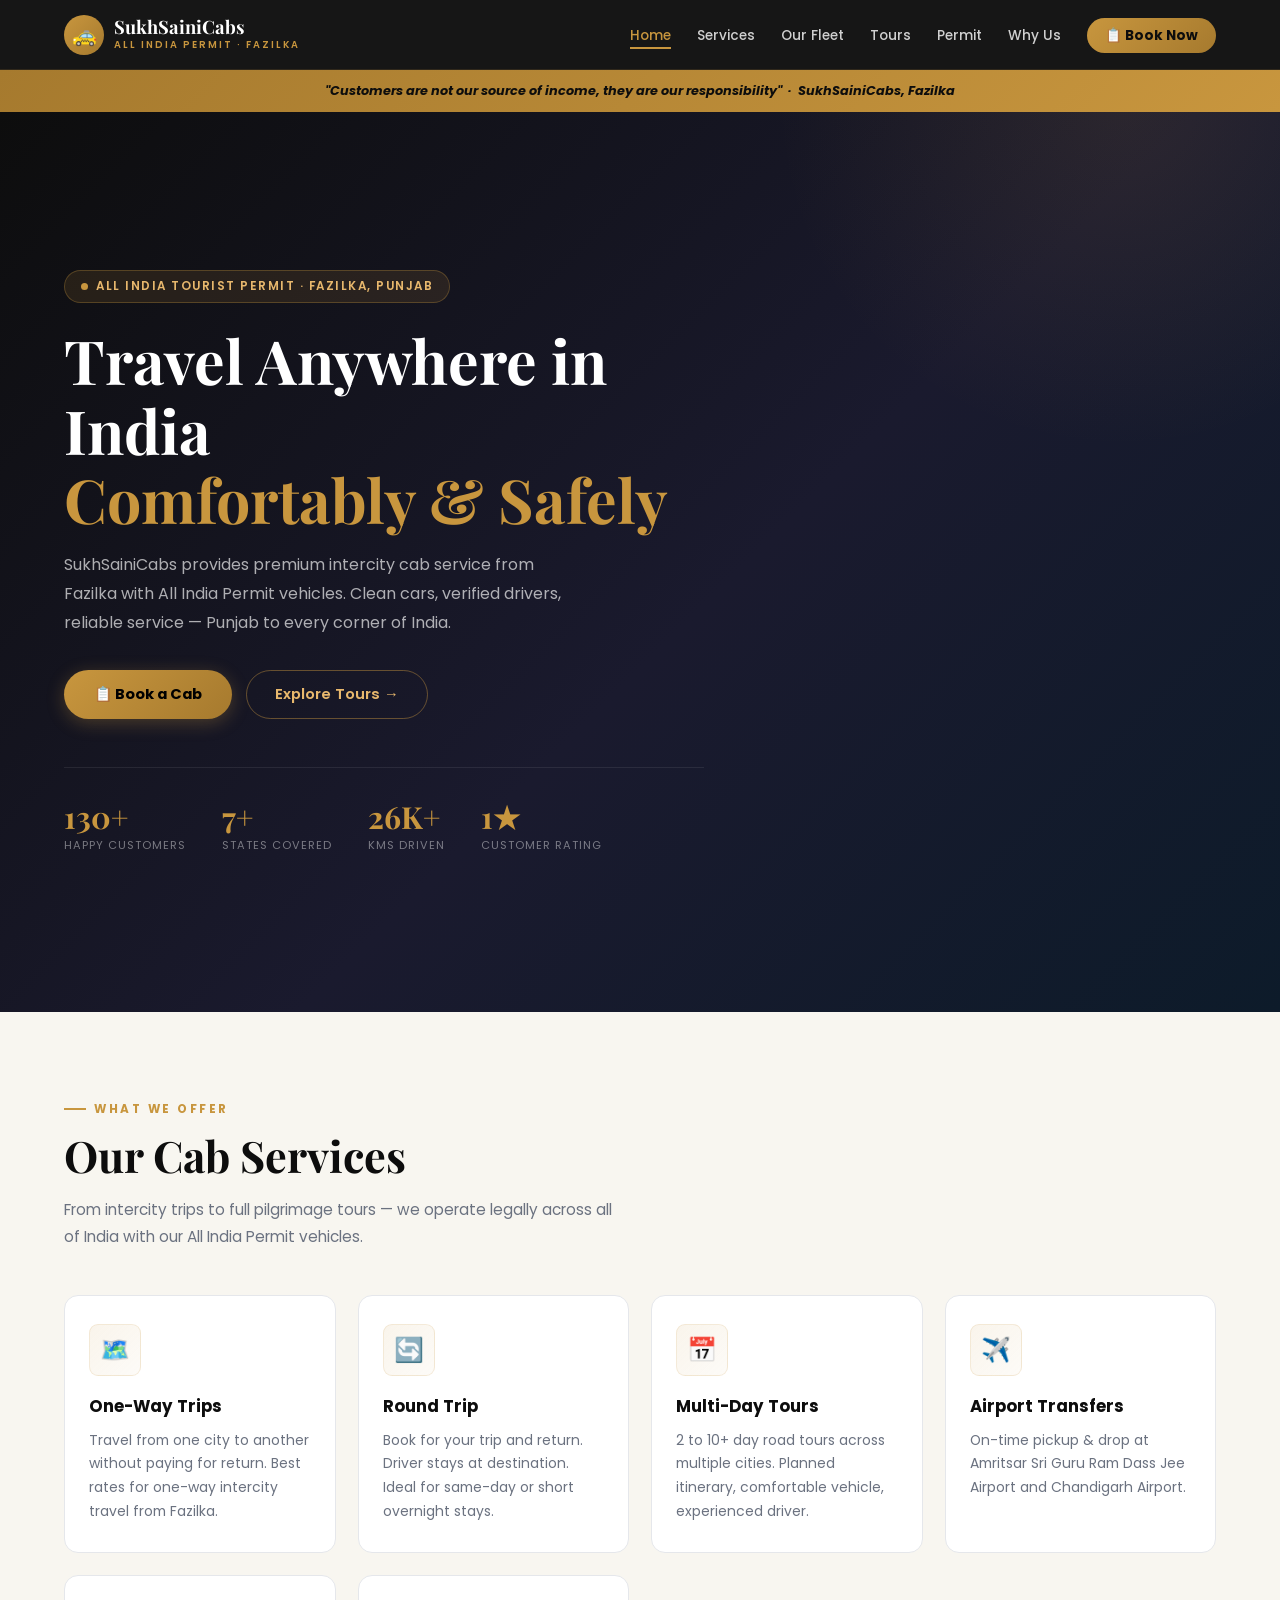
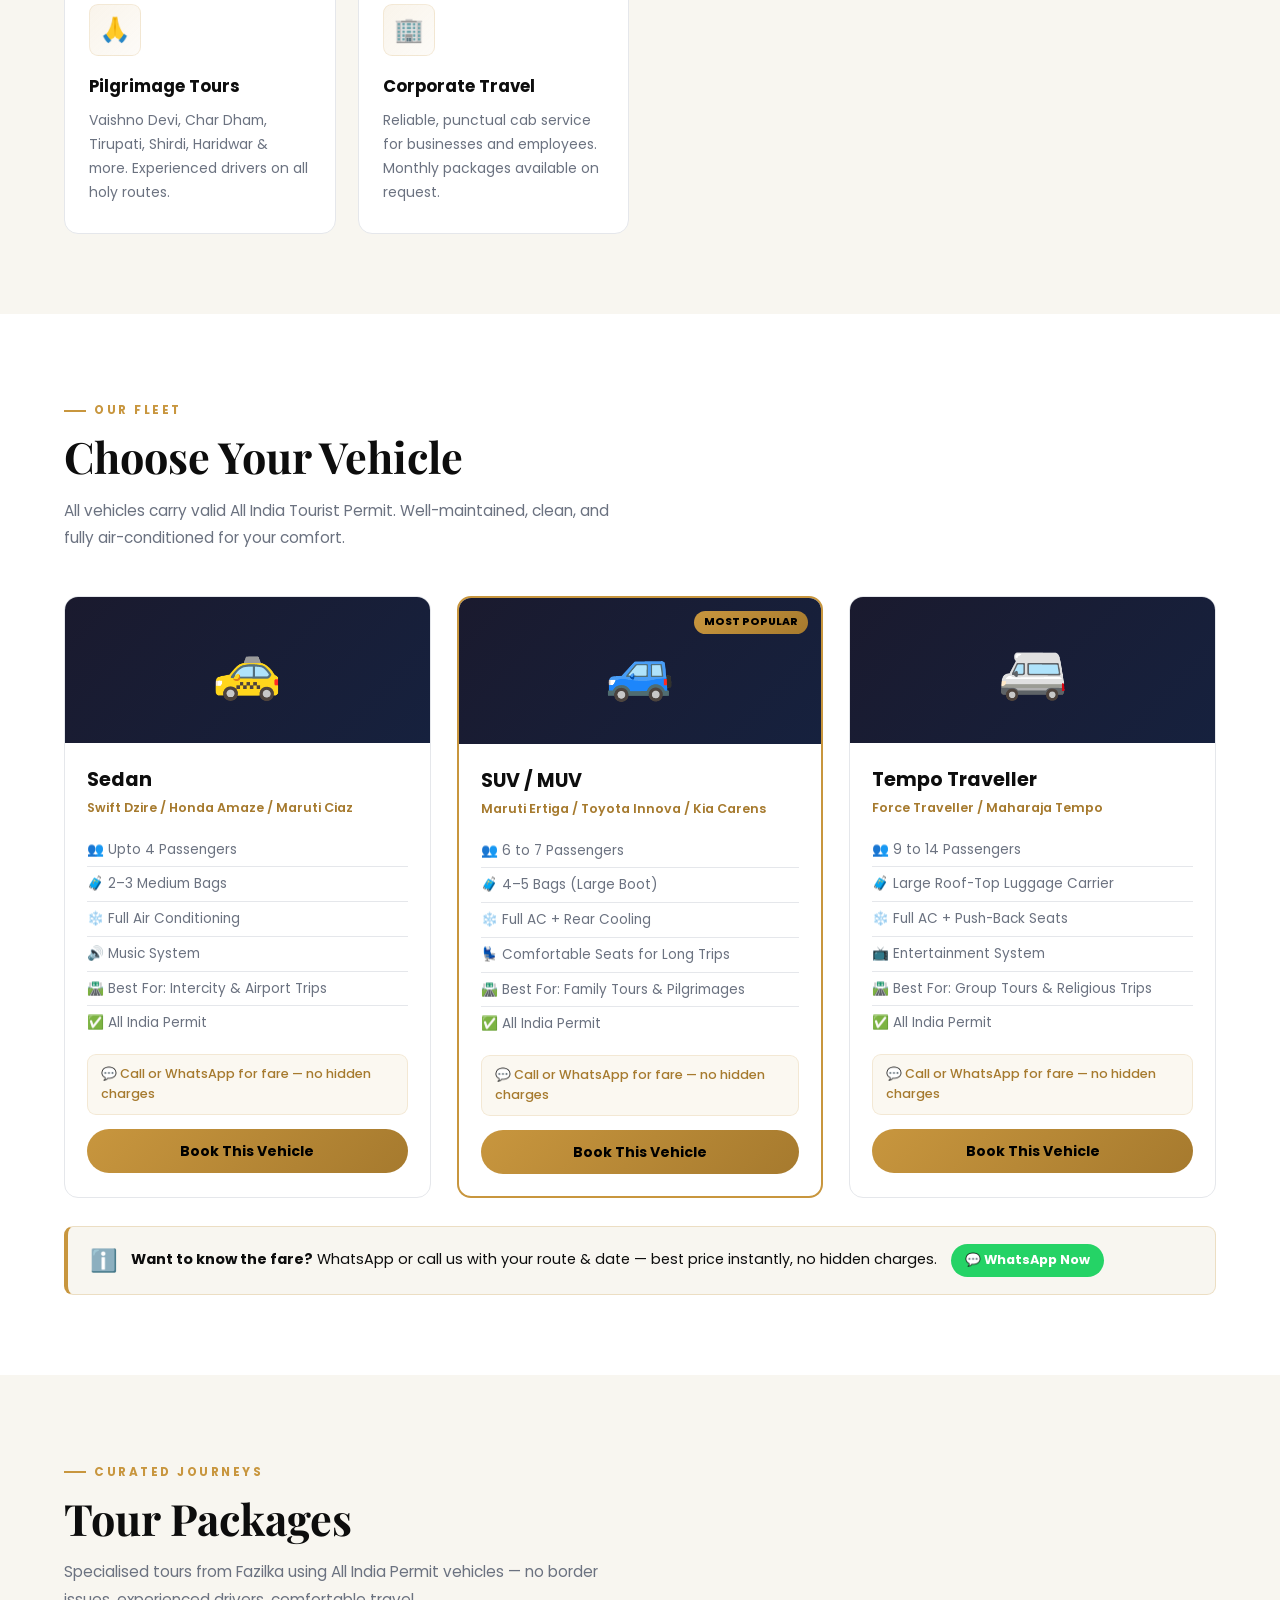
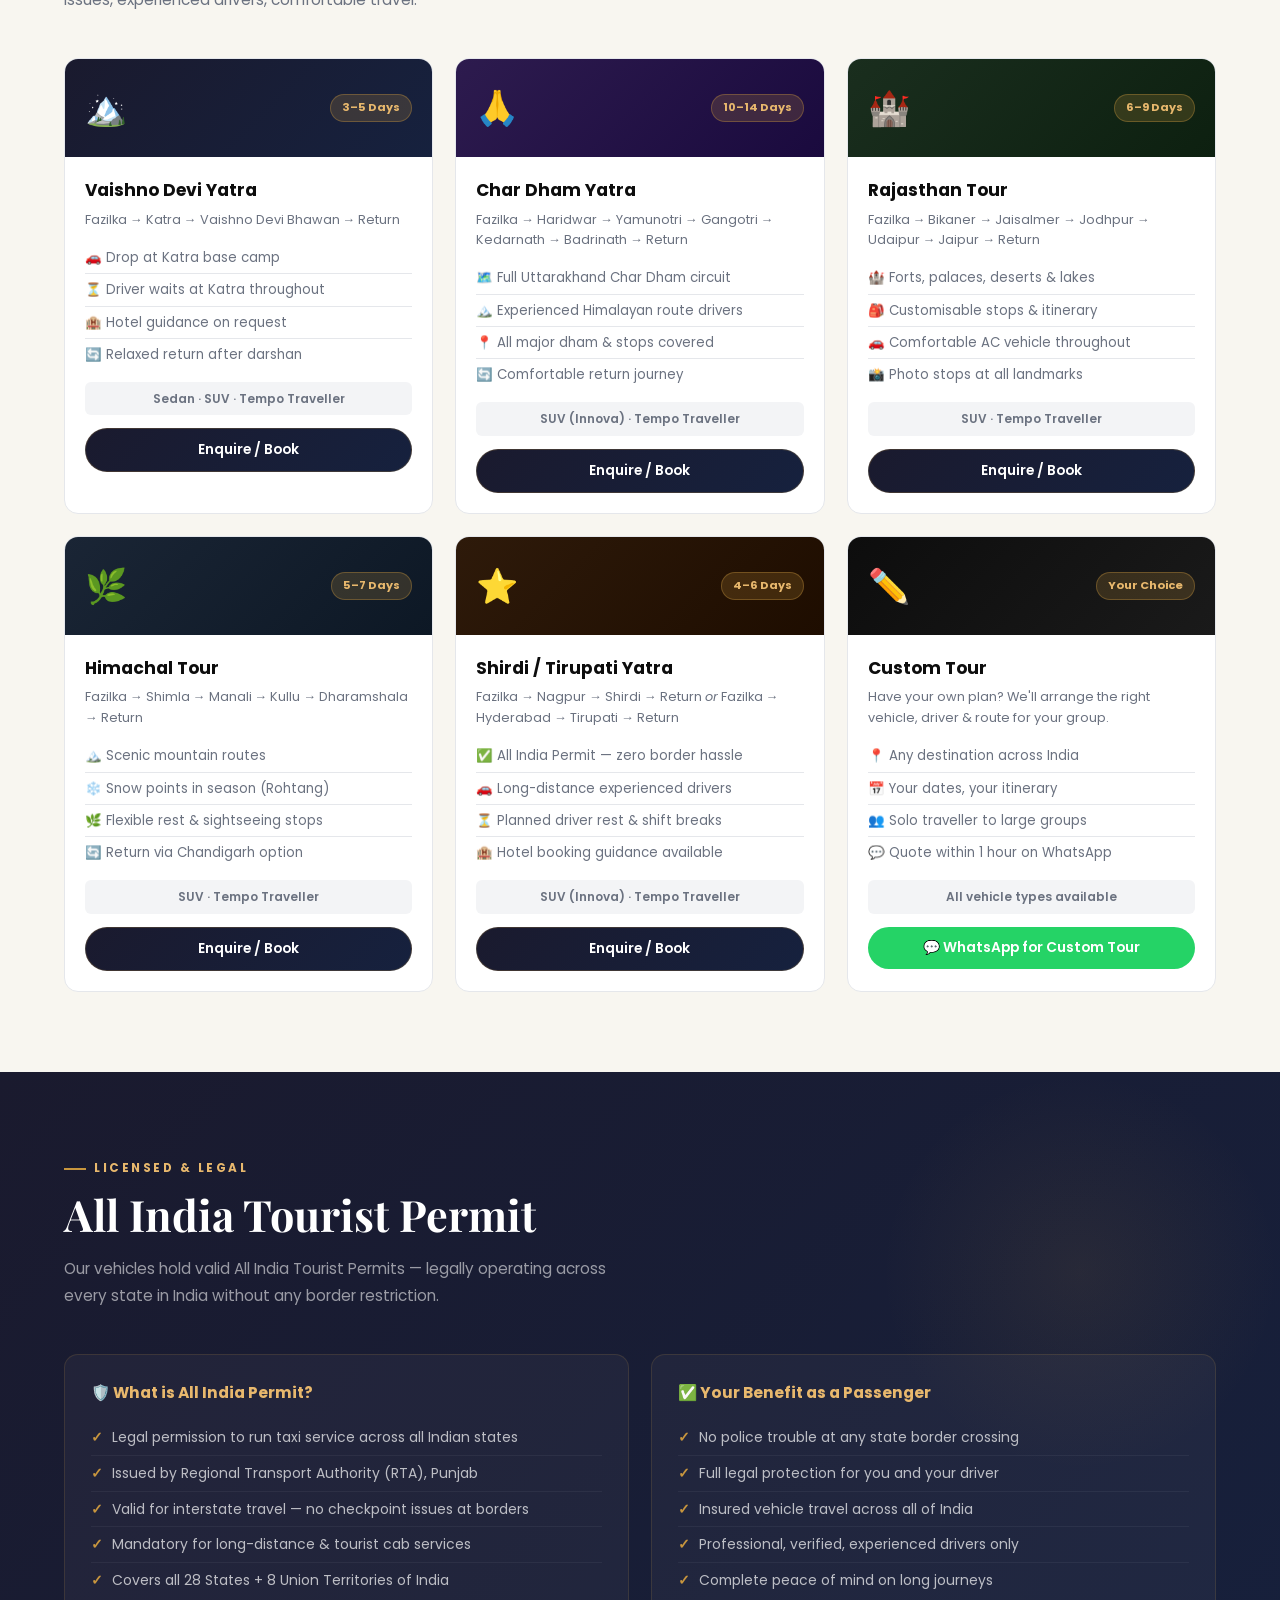
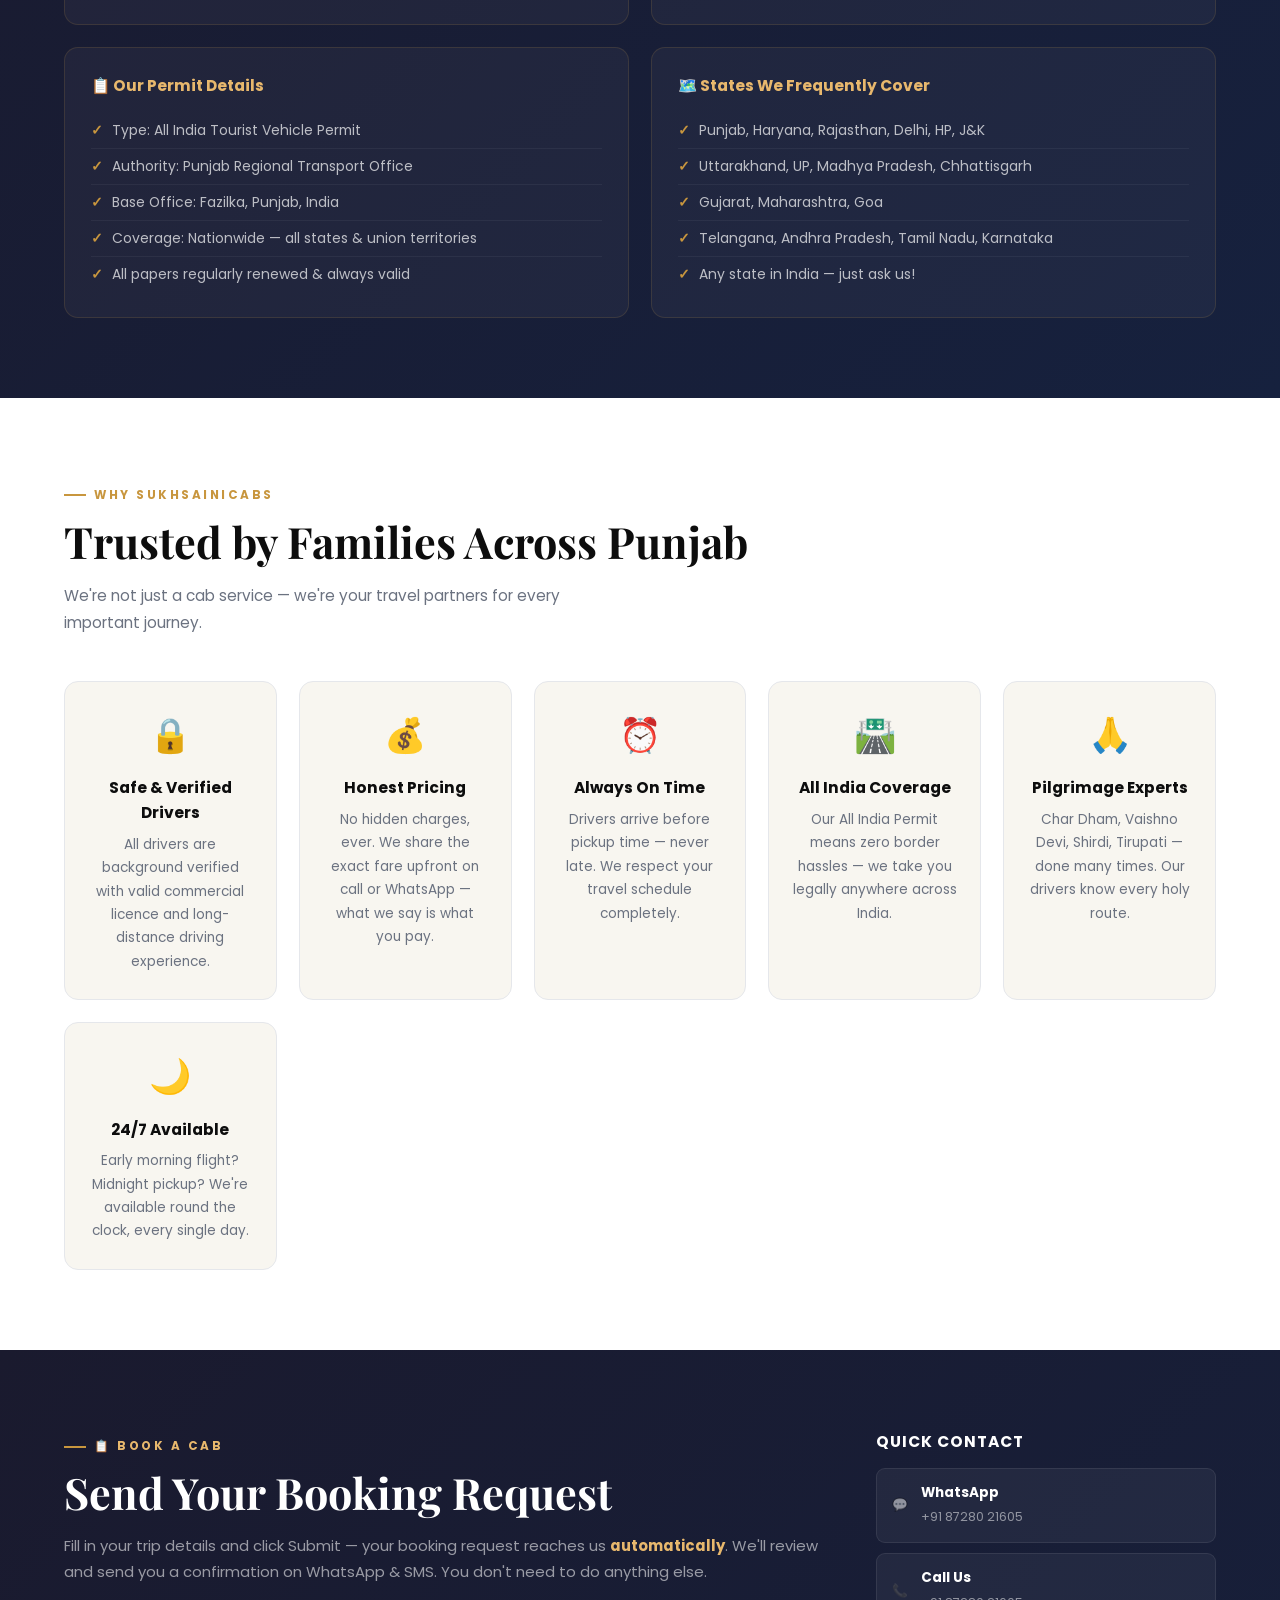
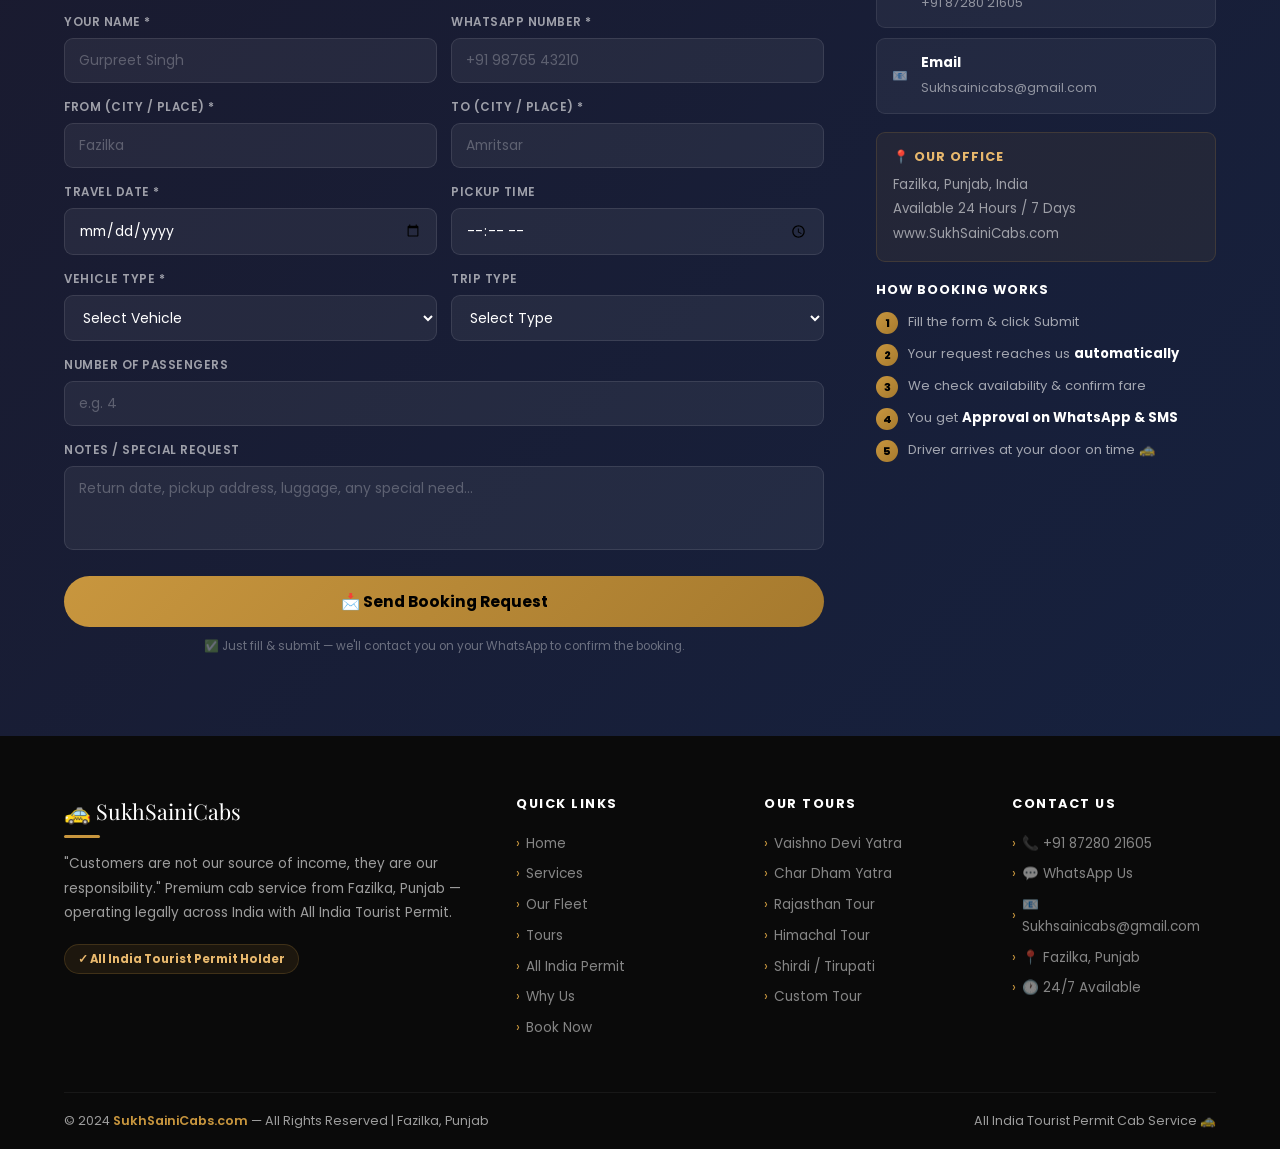
<file: index.html>
<!DOCTYPE html>
<html lang="en">
<head>
  <meta charset="UTF-8"/>
  <meta name="viewport" content="width=device-width, initial-scale=1.0"/>
  <title>SukhSainiCabs.com – All India Permit Cab Service | Fazilka, Punjab</title>
  <meta name="description" content="SukhSainiCabs – Customers are not our source of income, they are our responsibility. Premium cab service from Fazilka, Punjab with All India Tourist Permit."/>
  <link rel="icon" href="data:image/svg+xml,<svg xmlns='http://www.w3.org/2000/svg' viewBox='0 0 100 100'><text y='.9em' font-size='90'>🚕</text></svg>"/>
  <link rel="preconnect" href="https://fonts.googleapis.com"/>
  <link rel="preconnect" href="https://fonts.gstatic.com" crossorigin/>
  <link href="https://fonts.googleapis.com/css2?family=Poppins:wght@300;400;500;600;700;800&family=Playfair+Display:wght@700;800&display=swap" rel="stylesheet"/>
<style>
:root {
  --gold:#C8963E; --gold-light:#E8B86D; --gold-dark:#A67A2E;
  --black:#0D0D0D; --dark:#1A1A2E; --dark-mid:#16213E;
  --white:#FFFFFF; --off-white:#F8F6F0; --gray:#6B7280; --light-gray:#E5E7EB;
  --font-display:'Playfair Display',serif; --font-body:'Poppins',sans-serif;
  --shadow-md:0 8px 32px rgba(0,0,0,0.12); --shadow-lg:0 20px 60px rgba(0,0,0,0.18);
  --radius:14px; --radius-sm:9px;
}
*,*::before,*::after{box-sizing:border-box;margin:0;padding:0;}
html{scroll-behavior:smooth;}
body{font-family:var(--font-body);background:var(--white);color:var(--black);line-height:1.6;overflow-x:hidden;}
a{text-decoration:none;color:inherit;}
ul{list-style:none;}

/* NAVBAR */
.navbar{position:fixed;top:0;left:0;right:0;z-index:1000;background:rgba(13,13,13,0.96);backdrop-filter:blur(14px);padding:0 5%;height:70px;display:flex;align-items:center;justify-content:space-between;border-bottom:1px solid rgba(200,150,62,0.15);transition:height 0.3s,background 0.3s;}
.navbar.scrolled{height:58px;background:rgba(13,13,13,0.99);}
.nav-logo{display:flex;align-items:center;gap:10px;}
.logo-icon{width:40px;height:40px;background:linear-gradient(135deg,var(--gold),var(--gold-dark));border-radius:50%;display:flex;align-items:center;justify-content:center;font-size:20px;}
.brand-name{font-family:var(--font-display);color:#fff;font-size:1.15rem;font-weight:700;display:block;line-height:1.1;}
.brand-tagline{color:var(--gold);font-size:0.6rem;letter-spacing:2px;text-transform:uppercase;font-weight:600;display:block;}
.nav-links{display:flex;align-items:center;gap:26px;}
.nav-links a{color:rgba(255,255,255,0.8);font-size:0.85rem;font-weight:500;transition:color 0.2s;position:relative;}
.nav-links a::after{content:'';position:absolute;bottom:-4px;left:0;width:0;height:2px;background:var(--gold);transition:width 0.3s;}
.nav-links a:hover,.nav-links a.active{color:var(--gold);}
.nav-links a:hover::after,.nav-links a.active::after{width:100%;}
.nav-cta{background:linear-gradient(135deg,var(--gold),var(--gold-dark))!important;color:var(--black)!important;padding:8px 18px!important;border-radius:50px;font-weight:700!important;}
.nav-cta::after{display:none!important;}
.nav-cta:hover{box-shadow:0 4px 16px rgba(200,150,62,0.4);transform:translateY(-1px);}
.hamburger{display:none;flex-direction:column;gap:5px;cursor:pointer;}
.hamburger span{width:24px;height:2px;background:#fff;border-radius:2px;transition:all 0.3s;}
.mobile-menu{display:none;position:fixed;top:70px;left:0;right:0;bottom:0;background:rgba(13,13,13,0.98);z-index:999;flex-direction:column;padding:20px 5%;gap:2px;overflow-y:auto;}
.mobile-menu.open{display:flex;}
.mobile-menu a{color:rgba(255,255,255,0.82);font-size:1.05rem;font-weight:500;padding:14px 0;border-bottom:1px solid rgba(255,255,255,0.07);transition:color 0.2s;}
.mobile-menu a:hover{color:var(--gold);}
.mobile-cta{background:linear-gradient(135deg,var(--gold),var(--gold-dark))!important;color:#000!important;text-align:center;border-radius:50px;padding:14px!important;font-weight:700!important;margin-top:8px;border-bottom:none!important;}

/* TAGLINE BANNER */
.tagline-banner{background:linear-gradient(135deg,var(--gold-dark),var(--gold));padding:11px 5%;text-align:center;margin-top:70px;}
.tagline-banner p{color:var(--black);font-size:0.8rem;font-weight:700;font-style:italic;}

/* HERO */
.hero{min-height:100vh;background:linear-gradient(135deg,#0d0d0d 0%,#1a1a2e 55%,#0d1b2a 100%);display:flex;align-items:center;position:relative;overflow:hidden;padding:60px 5% 60px;}
.hero::before{content:'';position:absolute;top:-40%;right:-15%;width:700px;height:700px;background:radial-gradient(circle,rgba(200,150,62,0.1) 0%,transparent 70%);border-radius:50%;pointer-events:none;}
.hero-content{position:relative;z-index:2;max-width:640px;}
.hero-badge{display:inline-flex;align-items:center;gap:8px;background:rgba(200,150,62,0.12);border:1px solid rgba(200,150,62,0.3);color:var(--gold-light);padding:6px 16px;border-radius:50px;font-size:0.74rem;font-weight:600;letter-spacing:1.5px;text-transform:uppercase;margin-bottom:22px;}
.dot{width:7px;height:7px;background:var(--gold);border-radius:50%;animation:blink 2s infinite;display:inline-block;}
@keyframes blink{0%,100%{opacity:1;transform:scale(1);}50%{opacity:0.4;transform:scale(1.7);}}
.hero h1{font-family:var(--font-display);font-size:clamp(2.2rem,5vw,3.8rem);color:#fff;line-height:1.14;margin-bottom:18px;}
.hero h1 .highlight{color:var(--gold);display:block;}
.hero p{color:rgba(255,255,255,0.66);font-size:1rem;max-width:510px;margin-bottom:32px;line-height:1.8;}
.hero-btns{display:flex;gap:14px;flex-wrap:wrap;}
.btn-primary{display:inline-flex;align-items:center;gap:8px;background:linear-gradient(135deg,var(--gold),var(--gold-dark));color:#000;padding:13px 30px;border-radius:50px;font-weight:700;font-size:0.92rem;transition:all 0.3s;box-shadow:0 4px 18px rgba(200,150,62,0.3);}
.btn-primary:hover{transform:translateY(-3px);box-shadow:0 8px 28px rgba(200,150,62,0.5);}
.btn-secondary{display:inline-flex;align-items:center;gap:8px;border:1.5px solid rgba(200,150,62,0.45);color:var(--gold-light);padding:12px 28px;border-radius:50px;font-weight:600;font-size:0.92rem;transition:all 0.3s;}
.btn-secondary:hover{background:rgba(200,150,62,0.1);border-color:var(--gold);transform:translateY(-2px);}
.hero-stats{display:flex;gap:36px;margin-top:48px;padding-top:34px;border-top:1px solid rgba(255,255,255,0.08);flex-wrap:wrap;}
.stat-number{font-family:var(--font-display);font-size:1.9rem;font-weight:700;color:var(--gold);display:block;line-height:1;}
.stat-label{color:rgba(255,255,255,0.42);font-size:0.7rem;text-transform:uppercase;letter-spacing:1px;margin-top:4px;display:block;}

/* SECTION COMMONS */
section{padding:80px 5%;}
.section-label{display:inline-flex;align-items:center;gap:8px;color:var(--gold);font-size:0.74rem;font-weight:700;letter-spacing:2.5px;text-transform:uppercase;margin-bottom:10px;}
.section-label::before{content:'';width:22px;height:2px;background:var(--gold);}
.section-title{font-family:var(--font-display);font-size:clamp(1.8rem,3.5vw,2.7rem);color:var(--black);line-height:1.22;margin-bottom:14px;}
.section-subtitle{color:var(--gray);font-size:0.96rem;max-width:550px;line-height:1.8;}

/* SERVICES */
.services{background:var(--off-white);}
.services-grid{display:grid;grid-template-columns:repeat(auto-fit,minmax(250px,1fr));gap:22px;margin-top:44px;}
.service-card{background:#fff;border-radius:var(--radius);padding:28px 24px;border:1px solid var(--light-gray);transition:all 0.32s;position:relative;overflow:hidden;}
.service-card::before{content:'';position:absolute;top:0;left:0;right:0;height:3px;background:linear-gradient(90deg,var(--gold),var(--gold-light));transform:scaleX(0);transform-origin:left;transition:transform 0.32s;}
.service-card:hover{transform:translateY(-6px);box-shadow:var(--shadow-lg);border-color:transparent;}
.service-card:hover::before{transform:scaleX(1);}
.service-icon{width:52px;height:52px;background:linear-gradient(135deg,rgba(200,150,62,0.1),rgba(200,150,62,0.04));border-radius:var(--radius-sm);display:flex;align-items:center;justify-content:center;font-size:24px;margin-bottom:18px;border:1px solid rgba(200,150,62,0.16);}
.service-card h3{font-size:1.04rem;font-weight:700;margin-bottom:8px;}
.service-card p{color:var(--gray);font-size:0.87rem;line-height:1.72;}

/* VEHICLES */
.vehicles-section{background:#fff;}
.fleet-grid{display:grid;grid-template-columns:repeat(auto-fit,minmax(275px,1fr));gap:26px;margin-top:44px;}
.fleet-card{background:#fff;border-radius:var(--radius);border:1px solid var(--light-gray);overflow:hidden;transition:all 0.32s;position:relative;}
.fleet-card:hover{transform:translateY(-6px);box-shadow:var(--shadow-lg);border-color:rgba(200,150,62,0.22);}
.fleet-card.featured{border:2px solid var(--gold);}
.fleet-badge-top{position:absolute;top:13px;right:13px;background:linear-gradient(135deg,var(--gold),var(--gold-dark));color:#000;font-size:0.66rem;font-weight:800;padding:3px 10px;border-radius:50px;text-transform:uppercase;}
.fleet-icon-wrap{background:linear-gradient(135deg,var(--dark),var(--dark-mid));padding:28px;text-align:center;}
.fleet-icon{font-size:56px;}
.fleet-body{padding:22px;}
.fleet-body h3{font-size:1.2rem;font-weight:700;margin-bottom:3px;}
.fleet-models{color:var(--gold-dark);font-size:0.79rem;font-weight:600;margin-bottom:14px;}
.fleet-features{margin-bottom:14px;}
.fleet-features li{color:var(--gray);font-size:0.85rem;padding:6px 0;border-bottom:1px solid var(--light-gray);display:flex;align-items:center;gap:8px;}
.fleet-features li:last-child{border-bottom:none;}
.fleet-note{background:rgba(200,150,62,0.07);border:1px solid rgba(200,150,62,0.16);border-radius:var(--radius-sm);padding:9px 13px;color:var(--gold-dark);font-size:0.79rem;font-weight:500;margin-bottom:14px;}
.fleet-book-btn{display:block;text-align:center;background:linear-gradient(135deg,var(--gold),var(--gold-dark));color:#000;padding:11px;border-radius:50px;font-weight:700;font-size:0.88rem;transition:all 0.28s;}
.fleet-book-btn:hover{transform:translateY(-2px);box-shadow:0 6px 18px rgba(200,150,62,0.38);}
.rates-note{margin-top:28px;background:var(--off-white);border:1px solid rgba(200,150,62,0.25);border-left:4px solid var(--gold);border-radius:var(--radius-sm);padding:16px 22px;display:flex;align-items:center;gap:14px;font-size:0.9rem;flex-wrap:wrap;}
.rates-note-icon{font-size:22px;flex-shrink:0;}
.rates-wa-link{display:inline-block;margin-left:10px;background:#25D366;color:#fff;padding:6px 14px;border-radius:50px;font-size:0.8rem;font-weight:700;transition:all 0.2s;white-space:nowrap;}
.rates-wa-link:hover{transform:translateY(-2px);box-shadow:0 4px 12px rgba(37,211,102,0.32);}

/* TOURS */
.tours-section{background:var(--off-white);}
.tours-grid{display:grid;grid-template-columns:repeat(auto-fit,minmax(285px,1fr));gap:22px;margin-top:44px;}
.tour-card{border-radius:var(--radius);overflow:hidden;border:1px solid var(--light-gray);transition:all 0.32s;background:#fff;}
.tour-card:hover{transform:translateY(-5px);box-shadow:var(--shadow-lg);border-color:transparent;}
.tour-header{padding:22px 20px;display:flex;align-items:center;justify-content:space-between;}
.t1{background:linear-gradient(135deg,#1a1a2e,#16213e);}
.t2{background:linear-gradient(135deg,#2d1b4e,#1a0a3e);}
.t3{background:linear-gradient(135deg,#1a2e1e,#0d2010);}
.t4{background:linear-gradient(135deg,#1a2535,#0d1825);}
.t5{background:linear-gradient(135deg,#2e1a0a,#1e0d00);}
.t6{background:linear-gradient(135deg,#0d0d0d,#1a1a1a);}
.tour-icon{font-size:34px;}
.tour-duration{background:rgba(200,150,62,0.2);border:1px solid rgba(200,150,62,0.36);color:var(--gold-light);padding:4px 11px;border-radius:50px;font-size:0.7rem;font-weight:700;}
.tour-body{padding:20px;}
.tour-body h3{font-size:1.07rem;font-weight:700;margin-bottom:5px;}
.tour-body>p{color:var(--gray);font-size:0.8rem;margin-bottom:12px;line-height:1.6;}
.tour-highlights{margin-bottom:12px;}
.tour-highlights li{color:var(--gray);font-size:0.83rem;padding:5px 0;border-bottom:1px solid var(--light-gray);display:flex;align-items:center;gap:7px;}
.tour-highlights li:last-child{border-bottom:none;}
.tour-vehicles{background:#f3f4f6;border-radius:6px;padding:7px 11px;color:var(--gray);font-size:0.75rem;font-weight:600;margin-bottom:13px;text-align:center;}
.tour-book-btn{display:block;text-align:center;background:linear-gradient(135deg,var(--dark),var(--dark-mid));color:#fff;padding:10px;border-radius:50px;font-weight:600;font-size:0.86rem;transition:all 0.3s;border:1px solid rgba(200,150,62,0.22);}
.tour-book-btn:hover{background:linear-gradient(135deg,var(--gold),var(--gold-dark));color:#000;transform:translateY(-2px);}
.tour-book-btn.wa-btn{background:#25D366;color:#fff;border:none;}
.tour-book-btn.wa-btn:hover{background:#1daf58;color:#fff;}

/* PERMIT */
.permit-section{background:linear-gradient(135deg,var(--dark) 0%,var(--dark-mid) 100%);color:#fff;position:relative;overflow:hidden;}
.permit-section::before{content:'';position:absolute;top:0;right:0;width:400px;height:400px;background:radial-gradient(circle,rgba(200,150,62,0.09) 0%,transparent 70%);pointer-events:none;}
.permit-header{margin-bottom:44px;}
.permit-header .section-title{color:#fff;}
.permit-header .section-subtitle{color:rgba(255,255,255,0.56);}
.permit-grid{display:grid;grid-template-columns:1fr 1fr;gap:22px;}
.permit-card{background:rgba(255,255,255,0.04);border:1px solid rgba(200,150,62,0.16);border-radius:var(--radius);padding:26px;transition:all 0.3s;}
.permit-card:hover{background:rgba(200,150,62,0.07);border-color:rgba(200,150,62,0.32);}
.permit-card h3{color:var(--gold-light);font-size:0.97rem;font-weight:700;margin-bottom:14px;display:flex;align-items:center;gap:8px;}
.permit-card ul li{color:rgba(255,255,255,0.7);font-size:0.87rem;padding:7px 0;border-bottom:1px solid rgba(255,255,255,0.05);display:flex;align-items:flex-start;gap:9px;line-height:1.5;}
.permit-card ul li:last-child{border-bottom:none;}
.permit-card ul li::before{content:'✓';color:var(--gold);font-weight:700;flex-shrink:0;}

/* WHY US */
.why-us{background:#fff;}
.why-grid{display:grid;grid-template-columns:repeat(auto-fit,minmax(210px,1fr));gap:22px;margin-top:44px;}
.why-card{background:var(--off-white);border-radius:var(--radius);padding:26px 22px;text-align:center;border:1px solid var(--light-gray);transition:all 0.3s;}
.why-card:hover{transform:translateY(-5px);box-shadow:var(--shadow-md);background:#fff;}
.why-icon{font-size:34px;margin-bottom:14px;display:block;}
.why-card h3{font-size:0.97rem;font-weight:700;margin-bottom:7px;}
.why-card p{color:var(--gray);font-size:0.85rem;line-height:1.72;}

/* BOOKING */
.booking-section{background:linear-gradient(135deg,var(--dark) 0%,var(--dark-mid) 100%);padding:80px 5%;}
.booking-inner{display:grid;grid-template-columns:1fr 340px;gap:52px;align-items:start;}
.bform-label{color:var(--gold-light)!important;}
.bform-heading{color:#fff!important;}
.bform-sub{color:rgba(255,255,255,0.56);font-size:0.93rem;line-height:1.75;margin-bottom:28px;}
.brow{display:grid;grid-template-columns:1fr 1fr;gap:14px;}
.bgrp{margin-bottom:15px;}
.bgrp label{display:block;color:rgba(255,255,255,0.58);font-size:0.74rem;font-weight:600;text-transform:uppercase;letter-spacing:0.5px;margin-bottom:6px;}
.bgrp input,.bgrp select,.bgrp textarea{width:100%;padding:11px 14px;background:rgba(255,255,255,0.06);border:1.5px solid rgba(255,255,255,0.1);border-radius:var(--radius-sm);color:#fff;font-family:var(--font-body);font-size:0.87rem;outline:none;transition:all 0.2s;}
.bgrp input::placeholder,.bgrp textarea::placeholder{color:rgba(255,255,255,0.26);}
.bgrp input:focus,.bgrp select:focus,.bgrp textarea:focus{border-color:var(--gold);background:rgba(200,150,62,0.07);}
.bgrp select option{background:#1a1a2e;color:#fff;}
.bgrp textarea{height:84px;resize:none;}
.btn-submit{width:100%;background:linear-gradient(135deg,var(--gold),var(--gold-dark));color:#000;padding:14px;border:none;border-radius:50px;font-family:var(--font-body);font-size:0.97rem;font-weight:700;cursor:pointer;transition:all 0.3s;margin-top:4px;}
.btn-submit:hover{transform:translateY(-2px);box-shadow:0 8px 26px rgba(200,150,62,0.46);}
.btn-submit:disabled{opacity:0.65;cursor:not-allowed;transform:none;}
.form-note{color:rgba(255,255,255,0.36);font-size:0.74rem;text-align:center;margin-top:10px;line-height:1.6;}
.booking-success{display:none;text-align:center;padding:36px 22px;background:rgba(16,185,129,0.07);border:1px solid rgba(16,185,129,0.26);border-radius:var(--radius);}
.success-icon{font-size:52px;margin-bottom:14px;}
.booking-success h3{color:#fff;font-size:1.35rem;font-weight:700;margin-bottom:10px;}
.booking-success p{color:rgba(255,255,255,0.66);font-size:0.91rem;margin-bottom:8px;line-height:1.72;}
.booking-success strong{color:#fff;}
.btn-wa-follow{display:inline-block;margin-top:18px;background:#25D366;color:#fff;padding:11px 26px;border-radius:50px;font-weight:700;font-size:0.88rem;transition:all 0.3s;}
.btn-wa-follow:hover{transform:translateY(-2px);box-shadow:0 6px 18px rgba(37,211,102,0.36);}
.booking-side h3{color:#fff;font-size:0.97rem;font-weight:700;margin-bottom:13px;text-transform:uppercase;letter-spacing:1px;}
.qc-card{display:flex;align-items:center;gap:13px;background:rgba(255,255,255,0.05);border:1px solid rgba(255,255,255,0.08);border-radius:var(--radius-sm);padding:13px 15px;margin-bottom:10px;transition:all 0.2s;}
.qc-card:hover{background:rgba(255,255,255,0.09);border-color:var(--gold);transform:translateX(4px);}
.qc-card.wa:hover{border-color:#25D366;}
.qc-icon{font-size:23px;}
.qc-card strong{display:block;color:#fff;font-size:0.85rem;font-weight:700;}
.qc-card span{color:rgba(255,255,255,0.5);font-size:0.79rem;}
.office-box{background:rgba(200,150,62,0.07);border:1px solid rgba(200,150,62,0.17);border-radius:var(--radius-sm);padding:14px 16px;margin:18px 0;}
.office-box h4{color:var(--gold-light);font-size:0.8rem;font-weight:700;margin-bottom:7px;text-transform:uppercase;letter-spacing:1px;}
.office-box p{color:rgba(255,255,255,0.56);font-size:0.83rem;margin-bottom:3px;}
.steps h4{color:#fff;font-size:0.8rem;font-weight:700;margin-bottom:12px;text-transform:uppercase;letter-spacing:1px;}
.step{display:flex;align-items:flex-start;gap:10px;margin-bottom:10px;color:rgba(255,255,255,0.6);font-size:0.82rem;line-height:1.5;}
.step-n{width:22px;height:22px;background:linear-gradient(135deg,var(--gold),var(--gold-dark));color:#000;border-radius:50%;display:flex;align-items:center;justify-content:center;font-size:0.69rem;font-weight:800;flex-shrink:0;}
.step strong{color:#fff;}

/* FOOTER */
.footer{background:#0a0a0a;color:rgba(255,255,255,0.6);padding:58px 5% 0;}
.footer-grid{display:grid;grid-template-columns:2fr 1fr 1fr 1fr;gap:44px;padding-bottom:44px;border-bottom:1px solid rgba(255,255,255,0.06);}
.f-name{font-family:var(--font-display);color:#fff;font-size:1.35rem;display:block;margin-bottom:6px;}
.gold-bar{width:36px;height:3px;background:var(--gold);margin-bottom:14px;border-radius:2px;}
.footer-brand p{font-size:0.85rem;line-height:1.82;margin-bottom:18px;}
.permit-badge-footer{display:inline-flex;align-items:center;gap:7px;background:rgba(200,150,62,0.1);border:1px solid rgba(200,150,62,0.2);color:var(--gold-light);padding:5px 13px;border-radius:50px;font-size:0.72rem;font-weight:700;}
.footer-col h4{color:#fff;font-size:0.8rem;font-weight:700;text-transform:uppercase;letter-spacing:1.5px;margin-bottom:18px;}
.footer-col ul li{margin-bottom:9px;}
.footer-col ul li a{color:rgba(255,255,255,0.5);font-size:0.85rem;transition:color 0.2s;display:flex;align-items:center;gap:6px;}
.footer-col ul li a:hover{color:var(--gold);}
.footer-col ul li a::before{content:'›';color:var(--gold);}
.footer-bottom{padding:18px 0;display:flex;justify-content:space-between;align-items:center;flex-wrap:wrap;gap:8px;}
.footer-bottom p{font-size:0.79rem;}
.domain{color:var(--gold);font-weight:600;}

/* SCROLL TOP */
.scroll-top{position:fixed;bottom:24px;right:24px;width:42px;height:42px;background:linear-gradient(135deg,var(--gold),var(--gold-dark));color:#000;border-radius:50%;display:flex;align-items:center;justify-content:center;font-size:17px;font-weight:700;cursor:pointer;opacity:0;transform:translateY(20px);transition:all 0.3s;box-shadow:0 4px 14px rgba(200,150,62,0.36);z-index:999;}
.scroll-top.visible{opacity:1;transform:translateY(0);}
.scroll-top:hover{transform:translateY(-3px);}

/* RESPONSIVE */
@media(max-width:960px){
  .nav-links{display:none;}
  .hamburger{display:flex;}
  .permit-grid{grid-template-columns:1fr;}
  .booking-inner{grid-template-columns:1fr;}
  .booking-side{order:-1;}
  .footer-grid{grid-template-columns:1fr 1fr;}
}
@media(max-width:620px){
  section{padding:60px 5%;}
  .hero{padding:50px 5% 50px;}
  .hero-stats{gap:20px;}
  .hero-btns{flex-direction:column;}
  .brow{grid-template-columns:1fr;}
  .footer-grid{grid-template-columns:1fr;gap:28px;}
  .footer-bottom{flex-direction:column;text-align:center;}
  .rates-note{flex-direction:column;text-align:center;}
  .rates-wa-link{margin-left:0;margin-top:6px;}
}
</style>
</head>
<body>

<!-- NAVBAR -->
<nav class="navbar">
  <a href="index.html" class="nav-logo">
    <div class="logo-icon">🚕</div>
    <div>
      <span class="brand-name">SukhSainiCabs</span>
      <span class="brand-tagline">All India Permit · Fazilka</span>
    </div>
  </a>
  <ul class="nav-links">
    <li><a href="#home" class="active">Home</a></li>
    <li><a href="#services">Services</a></li>
    <li><a href="#vehicles">Our Fleet</a></li>
    <li><a href="#tours">Tours</a></li>
    <li><a href="#permit">Permit</a></li>
    <li><a href="#why">Why Us</a></li>
    <li><a href="#booking" class="nav-cta">📋 Book Now</a></li>
  </ul>
  <div class="hamburger"><span></span><span></span><span></span></div>
</nav>

<div class="mobile-menu">
  <a href="#home">Home</a>
  <a href="#services">Services</a>
  <a href="#vehicles">Our Fleet</a>
  <a href="#tours">Tours</a>
  <a href="#permit">All India Permit</a>
  <a href="#why">Why Us</a>
  <a href="#booking" class="mobile-cta">📋 Book Now</a>
</div>

<!-- TAGLINE BANNER -->
<div class="tagline-banner">
  <p>"Customers are not our source of income, they are our responsibility" &nbsp;·&nbsp; SukhSainiCabs, Fazilka</p>
</div>

<!-- HERO -->
<section class="hero" id="home">
  <div class="hero-content">
    <div class="hero-badge"><span class="dot"></span> All India Tourist Permit · Fazilka, Punjab</div>
    <h1>Travel Anywhere in India <span class="highlight">Comfortably &amp; Safely</span></h1>
    <p>SukhSainiCabs provides premium intercity cab service from Fazilka with All India Permit vehicles. Clean cars, verified drivers, reliable service — Punjab to every corner of India.</p>
    <div class="hero-btns">
      <a href="#booking" class="btn-primary">📋 Book a Cab</a>
      <a href="#tours" class="btn-secondary">Explore Tours →</a>
    </div>
    <div class="hero-stats">
      <div><span class="stat-number" data-count="500" data-suffix="+">500+</span><span class="stat-label">Happy Customers</span></div>
      <div><span class="stat-number" data-count="28" data-suffix="+">28+</span><span class="stat-label">States Covered</span></div>
      <div><span class="stat-number" data-count="100" data-suffix="K+">100K+</span><span class="stat-label">KMs Driven</span></div>
      <div><span class="stat-number" data-count="5" data-suffix="★">5★</span><span class="stat-label">Customer Rating</span></div>
    </div>
  </div>
</section>

<!-- SERVICES -->
<section class="services" id="services">
  <div class="section-label">What We Offer</div>
  <h2 class="section-title">Our Cab Services</h2>
  <p class="section-subtitle">From intercity trips to full pilgrimage tours — we operate legally across all of India with our All India Permit vehicles.</p>
  <div class="services-grid">
    <div class="service-card"><div class="service-icon">🗺️</div><h3>One-Way Trips</h3><p>Travel from one city to another without paying for return. Best rates for one-way intercity travel from Fazilka.</p></div>
    <div class="service-card"><div class="service-icon">🔄</div><h3>Round Trip</h3><p>Book for your trip and return. Driver stays at destination. Ideal for same-day or short overnight stays.</p></div>
    <div class="service-card"><div class="service-icon">📅</div><h3>Multi-Day Tours</h3><p>2 to 10+ day road tours across multiple cities. Planned itinerary, comfortable vehicle, experienced driver.</p></div>
    <div class="service-card"><div class="service-icon">✈️</div><h3>Airport Transfers</h3><p>On-time pickup &amp; drop at Amritsar Sri Guru Ram Dass Jee Airport and Chandigarh Airport.</p></div>
    <div class="service-card"><div class="service-icon">🙏</div><h3>Pilgrimage Tours</h3><p>Vaishno Devi, Char Dham, Tirupati, Shirdi, Haridwar &amp; more. Experienced drivers on all holy routes.</p></div>
    <div class="service-card"><div class="service-icon">🏢</div><h3>Corporate Travel</h3><p>Reliable, punctual cab service for businesses and employees. Monthly packages available on request.</p></div>
  </div>
</section>

<!-- VEHICLES -->
<section class="vehicles-section" id="vehicles">
  <div class="section-label">Our Fleet</div>
  <h2 class="section-title">Choose Your Vehicle</h2>
  <p class="section-subtitle">All vehicles carry valid All India Tourist Permit. Well-maintained, clean, and fully air-conditioned for your comfort.</p>
  <div class="fleet-grid">
    <div class="fleet-card">
      <div class="fleet-icon-wrap"><span class="fleet-icon">🚕</span></div>
      <div class="fleet-body">
        <h3>Sedan</h3><p class="fleet-models">Swift Dzire / Honda Amaze / Maruti Ciaz</p>
        <ul class="fleet-features"><li>👥 Upto 4 Passengers</li><li>🧳 2–3 Medium Bags</li><li>❄️ Full Air Conditioning</li><li>🔊 Music System</li><li>🛣️ Best For: Intercity &amp; Airport Trips</li><li>✅ All India Permit</li></ul>
        <div class="fleet-note">💬 Call or WhatsApp for fare — no hidden charges</div>
        <a href="#booking" class="fleet-book-btn">Book This Vehicle</a>
      </div>
    </div>
    <div class="fleet-card featured">
      <div class="fleet-badge-top">Most Popular</div>
      <div class="fleet-icon-wrap"><span class="fleet-icon">🚙</span></div>
      <div class="fleet-body">
        <h3>SUV / MUV</h3><p class="fleet-models">Maruti Ertiga / Toyota Innova / Kia Carens</p>
        <ul class="fleet-features"><li>👥 6 to 7 Passengers</li><li>🧳 4–5 Bags (Large Boot)</li><li>❄️ Full AC + Rear Cooling</li><li>💺 Comfortable Seats for Long Trips</li><li>🛣️ Best For: Family Tours &amp; Pilgrimages</li><li>✅ All India Permit</li></ul>
        <div class="fleet-note">💬 Call or WhatsApp for fare — no hidden charges</div>
        <a href="#booking" class="fleet-book-btn">Book This Vehicle</a>
      </div>
    </div>
    <div class="fleet-card">
      <div class="fleet-icon-wrap"><span class="fleet-icon">🚐</span></div>
      <div class="fleet-body">
        <h3>Tempo Traveller</h3><p class="fleet-models">Force Traveller / Maharaja Tempo</p>
        <ul class="fleet-features"><li>👥 9 to 14 Passengers</li><li>🧳 Large Roof-Top Luggage Carrier</li><li>❄️ Full AC + Push-Back Seats</li><li>📺 Entertainment System</li><li>🛣️ Best For: Group Tours &amp; Religious Trips</li><li>✅ All India Permit</li></ul>
        <div class="fleet-note">💬 Call or WhatsApp for fare — no hidden charges</div>
        <a href="#booking" class="fleet-book-btn">Book This Vehicle</a>
      </div>
    </div>
  </div>
  <div class="rates-note">
    <span class="rates-note-icon">ℹ️</span>
    <div><strong>Want to know the fare?</strong> WhatsApp or call us with your route &amp; date — best price instantly, no hidden charges.
    <a href="https://wa.me/918728021605?text=Hello%20SukhSainiCabs%2C%20I%20want%20to%20know%20the%20fare%20for%20my%20trip." target="_blank" class="rates-wa-link">💬 WhatsApp Now</a></div>
  </div>
</section>

<!-- TOURS -->
<section class="tours-section" id="tours">
  <div class="section-label">Curated Journeys</div>
  <h2 class="section-title">Tour Packages</h2>
  <p class="section-subtitle">Specialised tours from Fazilka using All India Permit vehicles — no border issues, experienced drivers, comfortable travel.</p>
  <div class="tours-grid">
    <div class="tour-card"><div class="tour-header t1"><span class="tour-icon">🏔️</span><span class="tour-duration">3–5 Days</span></div><div class="tour-body"><h3>Vaishno Devi Yatra</h3><p>Fazilka → Katra → Vaishno Devi Bhawan → Return</p><ul class="tour-highlights"><li>🚗 Drop at Katra base camp</li><li>⏳ Driver waits at Katra throughout</li><li>🏨 Hotel guidance on request</li><li>🔄 Relaxed return after darshan</li></ul><div class="tour-vehicles">Sedan · SUV · Tempo Traveller</div><a href="#booking" class="tour-book-btn">Enquire / Book</a></div></div>
    <div class="tour-card"><div class="tour-header t2"><span class="tour-icon">🙏</span><span class="tour-duration">10–14 Days</span></div><div class="tour-body"><h3>Char Dham Yatra</h3><p>Fazilka → Haridwar → Yamunotri → Gangotri → Kedarnath → Badrinath → Return</p><ul class="tour-highlights"><li>🗺️ Full Uttarakhand Char Dham circuit</li><li>🏔️ Experienced Himalayan route drivers</li><li>📍 All major dham &amp; stops covered</li><li>🔄 Comfortable return journey</li></ul><div class="tour-vehicles">SUV (Innova) · Tempo Traveller</div><a href="#booking" class="tour-book-btn">Enquire / Book</a></div></div>
    <div class="tour-card"><div class="tour-header t3"><span class="tour-icon">🏰</span><span class="tour-duration">6–9 Days</span></div><div class="tour-body"><h3>Rajasthan Tour</h3><p>Fazilka → Bikaner → Jaisalmer → Jodhpur → Udaipur → Jaipur → Return</p><ul class="tour-highlights"><li>🏰 Forts, palaces, deserts &amp; lakes</li><li>🎒 Customisable stops &amp; itinerary</li><li>🚗 Comfortable AC vehicle throughout</li><li>📸 Photo stops at all landmarks</li></ul><div class="tour-vehicles">SUV · Tempo Traveller</div><a href="#booking" class="tour-book-btn">Enquire / Book</a></div></div>
    <div class="tour-card"><div class="tour-header t4"><span class="tour-icon">🌿</span><span class="tour-duration">5–7 Days</span></div><div class="tour-body"><h3>Himachal Tour</h3><p>Fazilka → Shimla → Manali → Kullu → Dharamshala → Return</p><ul class="tour-highlights"><li>🏔️ Scenic mountain routes</li><li>❄️ Snow points in season (Rohtang)</li><li>🌿 Flexible rest &amp; sightseeing stops</li><li>🔄 Return via Chandigarh option</li></ul><div class="tour-vehicles">SUV · Tempo Traveller</div><a href="#booking" class="tour-book-btn">Enquire / Book</a></div></div>
    <div class="tour-card"><div class="tour-header t5"><span class="tour-icon">⭐</span><span class="tour-duration">4–6 Days</span></div><div class="tour-body"><h3>Shirdi / Tirupati Yatra</h3><p>Fazilka → Nagpur → Shirdi → Return <em>or</em> Fazilka → Hyderabad → Tirupati → Return</p><ul class="tour-highlights"><li>✅ All India Permit — zero border hassle</li><li>🚗 Long-distance experienced drivers</li><li>⏳ Planned driver rest &amp; shift breaks</li><li>🏨 Hotel booking guidance available</li></ul><div class="tour-vehicles">SUV (Innova) · Tempo Traveller</div><a href="#booking" class="tour-book-btn">Enquire / Book</a></div></div>
    <div class="tour-card"><div class="tour-header t6"><span class="tour-icon">✏️</span><span class="tour-duration">Your Choice</span></div><div class="tour-body"><h3>Custom Tour</h3><p>Have your own plan? We'll arrange the right vehicle, driver &amp; route for your group.</p><ul class="tour-highlights"><li>📍 Any destination across India</li><li>📅 Your dates, your itinerary</li><li>👥 Solo traveller to large groups</li><li>💬 Quote within 1 hour on WhatsApp</li></ul><div class="tour-vehicles">All vehicle types available</div><a href="https://wa.me/918728021605?text=Hello%20SukhSainiCabs%2C%20I%20want%20to%20plan%20a%20custom%20tour." target="_blank" class="tour-book-btn wa-btn">💬 WhatsApp for Custom Tour</a></div></div>
  </div>
</section>

<!-- PERMIT -->
<section class="permit-section" id="permit">
  <div class="permit-header">
    <div class="section-label" style="color:var(--gold-light);">Licensed &amp; Legal</div>
    <h2 class="section-title">All India Tourist Permit</h2>
    <p class="section-subtitle">Our vehicles hold valid All India Tourist Permits — legally operating across every state in India without any border restriction.</p>
  </div>
  <div class="permit-grid">
    <div class="permit-card"><h3>🛡️ What is All India Permit?</h3><ul><li>Legal permission to run taxi service across all Indian states</li><li>Issued by Regional Transport Authority (RTA), Punjab</li><li>Valid for interstate travel — no checkpoint issues at borders</li><li>Mandatory for long-distance &amp; tourist cab services</li><li>Covers all 28 States + 8 Union Territories of India</li></ul></div>
    <div class="permit-card"><h3>✅ Your Benefit as a Passenger</h3><ul><li>No police trouble at any state border crossing</li><li>Full legal protection for you and your driver</li><li>Insured vehicle travel across all of India</li><li>Professional, verified, experienced drivers only</li><li>Complete peace of mind on long journeys</li></ul></div>
    <div class="permit-card"><h3>📋 Our Permit Details</h3><ul><li>Type: All India Tourist Vehicle Permit</li><li>Authority: Punjab Regional Transport Office</li><li>Base Office: Fazilka, Punjab, India</li><li>Coverage: Nationwide — all states &amp; union territories</li><li>All papers regularly renewed &amp; always valid</li></ul></div>
    <div class="permit-card"><h3>🗺️ States We Frequently Cover</h3><ul><li>Punjab, Haryana, Rajasthan, Delhi, HP, J&amp;K</li><li>Uttarakhand, UP, Madhya Pradesh, Chhattisgarh</li><li>Gujarat, Maharashtra, Goa</li><li>Telangana, Andhra Pradesh, Tamil Nadu, Karnataka</li><li>Any state in India — just ask us!</li></ul></div>
  </div>
</section>

<!-- WHY US -->
<section class="why-us" id="why">
  <div class="section-label">Why SukhSainiCabs</div>
  <h2 class="section-title">Trusted by Families Across Punjab</h2>
  <p class="section-subtitle">We're not just a cab service — we're your travel partners for every important journey.</p>
  <div class="why-grid">
    <div class="why-card"><span class="why-icon">🔒</span><h3>Safe &amp; Verified Drivers</h3><p>All drivers are background verified with valid commercial licence and long-distance driving experience.</p></div>
    <div class="why-card"><span class="why-icon">💰</span><h3>Honest Pricing</h3><p>No hidden charges, ever. We share the exact fare upfront on call or WhatsApp — what we say is what you pay.</p></div>
    <div class="why-card"><span class="why-icon">⏰</span><h3>Always On Time</h3><p>Drivers arrive before pickup time — never late. We respect your travel schedule completely.</p></div>
    <div class="why-card"><span class="why-icon">🛣️</span><h3>All India Coverage</h3><p>Our All India Permit means zero border hassles — we take you legally anywhere across India.</p></div>
    <div class="why-card"><span class="why-icon">🙏</span><h3>Pilgrimage Experts</h3><p>Char Dham, Vaishno Devi, Shirdi, Tirupati — done many times. Our drivers know every holy route.</p></div>
    <div class="why-card"><span class="why-icon">🌙</span><h3>24/7 Available</h3><p>Early morning flight? Midnight pickup? We're available round the clock, every single day.</p></div>
  </div>
</section>

<!-- BOOKING -->
<section class="booking-section" id="booking">
  <div class="booking-inner">
    <div>
      <div class="section-label bform-label">📋 Book a Cab</div>
      <h2 class="section-title bform-heading">Send Your Booking Request</h2>
      <p class="bform-sub">Fill in your trip details and click Submit — your booking request reaches us <strong style="color:var(--gold-light);">automatically</strong>. We'll review and send you a confirmation on WhatsApp &amp; SMS. You don't need to do anything else.</p>
      <form id="bookingForm">
        <div class="brow">
          <div class="bgrp"><label>Your Name *</label><input type="text" id="b_name" placeholder="Gurpreet Singh" required/></div>
          <div class="bgrp"><label>WhatsApp Number *</label><input type="tel" id="b_phone" placeholder="+91 98765 43210" required/></div>
        </div>
        <div class="brow">
          <div class="bgrp"><label>From (City / Place) *</label><input type="text" id="b_from" placeholder="Fazilka" required/></div>
          <div class="bgrp"><label>To (City / Place) *</label><input type="text" id="b_to" placeholder="Amritsar" required/></div>
        </div>
        <div class="brow">
          <div class="bgrp"><label>Travel Date *</label><input type="date" id="b_date" required/></div>
          <div class="bgrp"><label>Pickup Time</label><input type="time" id="b_time"/></div>
        </div>
        <div class="brow">
          <div class="bgrp"><label>Vehicle Type *</label>
            <select id="b_vehicle" required>
              <option value="">Select Vehicle</option>
              <option>Sedan – Dzire / Amaze (4 Seat)</option>
              <option>SUV – Ertiga (6 Seat)</option>
              <option>SUV – Innova (7 Seat)</option>
              <option>Tempo Traveller (9–14 Seat)</option>
            </select>
          </div>
          <div class="bgrp"><label>Trip Type</label>
            <select id="b_triptype">
              <option value="">Select Type</option>
              <option>One-Way</option>
              <option>Round Trip</option>
              <option>Multi-Day Tour</option>
              <option>Airport Transfer</option>
              <option>Pilgrimage Tour</option>
              <option>Custom Tour</option>
            </select>
          </div>
        </div>
        <div class="bgrp"><label>Number of Passengers</label><input type="number" id="b_pax" min="1" max="14" placeholder="e.g. 4"/></div>
        <div class="bgrp"><label>Notes / Special Request</label><textarea id="b_notes" placeholder="Return date, pickup address, luggage, any special need..."></textarea></div>
        <button type="submit" class="btn-submit" id="submitBtn">📩 Send Booking Request</button>
        <p class="form-note">✅ Just fill &amp; submit — we'll contact you on your WhatsApp to confirm the booking.</p>
      </form>
      <div id="bookingSuccess" class="booking-success">
        <div class="success-icon">✅</div>
        <h3>Booking Request Sent!</h3>
        <p>We received your request and will contact you on <strong id="succ_phone"></strong> to confirm your trip &amp; fare.</p>
        <p style="font-size:0.84rem;color:rgba(255,255,255,0.5);">You'll receive an <strong>Approval on WhatsApp &amp; SMS</strong> once we confirm.</p>
        <a href="https://wa.me/918728021605" target="_blank" class="btn-wa-follow">💬 Follow Up on WhatsApp</a>
      </div>
    </div>
    <div class="booking-side">
      <h3>Quick Contact</h3>
      <a href="https://wa.me/918728021605" target="_blank" class="qc-card wa"><span class="qc-icon">💬</span><div><strong>WhatsApp</strong><span>+91 87280 21605</span></div></a>
      <a href="tel:+918728021605" class="qc-card"><span class="qc-icon">📞</span><div><strong>Call Us</strong><span>+91 87280 21605</span></div></a>
      <a href="mailto:Sukhsainicabs@gmail.com" class="qc-card"><span class="qc-icon">📧</span><div><strong>Email</strong><span>Sukhsainicabs@gmail.com</span></div></a>
      <div class="office-box">
        <h4>📍 Our Office</h4>
        <p>Fazilka, Punjab, India</p>
        <p>Available 24 Hours / 7 Days</p>
        <p>www.SukhSainiCabs.com</p>
      </div>
      <div class="steps">
        <h4>How Booking Works</h4>
        <div class="step"><span class="step-n">1</span><span>Fill the form &amp; click Submit</span></div>
        <div class="step"><span class="step-n">2</span><span>Your request reaches us <strong>automatically</strong></span></div>
        <div class="step"><span class="step-n">3</span><span>We check availability &amp; confirm fare</span></div>
        <div class="step"><span class="step-n">4</span><span>You get <strong>Approval on WhatsApp &amp; SMS</strong></span></div>
        <div class="step"><span class="step-n">5</span><span>Driver arrives at your door on time 🚕</span></div>
      </div>
    </div>
  </div>
</section>

<!-- FOOTER -->
<footer class="footer">
  <div class="footer-grid">
    <div class="footer-brand">
      <span class="f-name">🚕 SukhSainiCabs</span>
      <div class="gold-bar"></div>
      <p>"Customers are not our source of income, they are our responsibility." Premium cab service from Fazilka, Punjab — operating legally across India with All India Tourist Permit.</p>
      <span class="permit-badge-footer">✓ All India Tourist Permit Holder</span>
    </div>
    <div class="footer-col"><h4>Quick Links</h4><ul><li><a href="#home">Home</a></li><li><a href="#services">Services</a></li><li><a href="#vehicles">Our Fleet</a></li><li><a href="#tours">Tours</a></li><li><a href="#permit">All India Permit</a></li><li><a href="#why">Why Us</a></li><li><a href="#booking">Book Now</a></li></ul></div>
    <div class="footer-col"><h4>Our Tours</h4><ul><li><a href="#tours">Vaishno Devi Yatra</a></li><li><a href="#tours">Char Dham Yatra</a></li><li><a href="#tours">Rajasthan Tour</a></li><li><a href="#tours">Himachal Tour</a></li><li><a href="#tours">Shirdi / Tirupati</a></li><li><a href="#tours">Custom Tour</a></li></ul></div>
    <div class="footer-col"><h4>Contact Us</h4><ul><li><a href="tel:+918728021605">📞 +91 87280 21605</a></li><li><a href="https://wa.me/918728021605" target="_blank">💬 WhatsApp Us</a></li><li><a href="mailto:Sukhsainicabs@gmail.com">📧 Sukhsainicabs@gmail.com</a></li><li><a href="#booking">📍 Fazilka, Punjab</a></li><li><a href="#booking">🕐 24/7 Available</a></li></ul></div>
  </div>
  <div class="footer-bottom">
    <p>© 2024 <span class="domain">SukhSainiCabs.com</span> — All Rights Reserved | Fazilka, Punjab</p>
    <p>All India Tourist Permit Cab Service 🚕</p>
  </div>
</footer>

<a href="#home" class="scroll-top" id="scrollTop">↑</a>

<script>
// ── NAVBAR + SCROLL ──
const navbar = document.querySelector('.navbar');
const scrollBtn = document.getElementById('scrollTop');
window.addEventListener('scroll', () => {
  navbar.classList.toggle('scrolled', window.scrollY > 50);
  scrollBtn.classList.toggle('visible', window.scrollY > 400);
});

// ── MOBILE MENU ──
const burger = document.querySelector('.hamburger');
const mMenu = document.querySelector('.mobile-menu');
burger.addEventListener('click', () => {
  const open = mMenu.classList.toggle('open');
  const spans = burger.querySelectorAll('span');
  spans[0].style.transform = open ? 'rotate(45deg) translate(5px,5px)' : '';
  spans[1].style.opacity = open ? '0' : '';
  spans[2].style.transform = open ? 'rotate(-45deg) translate(5px,-5px)' : '';
});
mMenu.querySelectorAll('a').forEach(a => a.addEventListener('click', () => {
  mMenu.classList.remove('open');
  burger.querySelectorAll('span').forEach(s => { s.style.transform = ''; s.style.opacity = ''; });
}));

// ── SMOOTH SCROLL ──
document.querySelectorAll('a[href^="#"]').forEach(a => {
  a.addEventListener('click', e => {
    const t = document.querySelector(a.getAttribute('href'));
    if (t) { e.preventDefault(); window.scrollTo({ top: t.getBoundingClientRect().top + window.scrollY - 78, behavior: 'smooth' }); }
  });
});

// ── ACTIVE NAV ──
document.querySelectorAll('section[id]').forEach(sec => {
  new IntersectionObserver(entries => {
    entries.forEach(e => {
      if (e.isIntersecting) document.querySelectorAll('.nav-links a').forEach(a => a.classList.toggle('active', a.getAttribute('href') === '#' + sec.id));
    });
  }, { rootMargin: '-40% 0px -40% 0px' }).observe(sec);
});

// ── FADE IN CARDS ──
const cards = document.querySelectorAll('.service-card,.why-card,.fleet-card,.tour-card,.permit-card');
cards.forEach(el => { el.style.opacity = '0'; el.style.transform = 'translateY(18px)'; el.style.transition = 'opacity 0.45s ease, transform 0.45s ease'; });
const fObs = new IntersectionObserver(entries => {
  entries.forEach((e, i) => {
    if (e.isIntersecting) { setTimeout(() => { e.target.style.opacity = '1'; e.target.style.transform = 'none'; }, (i % 4) * 75); fObs.unobserve(e.target); }
  });
}, { threshold: 0.1 });
cards.forEach(el => fObs.observe(el));

// ── COUNTER ──
document.querySelectorAll('.stat-number[data-count]').forEach(el => {
  new IntersectionObserver(([e]) => {
    if (e.isIntersecting) {
      const tgt = parseInt(el.dataset.count), suf = el.dataset.suffix || '';
      let cur = 0; const inc = tgt / 50;
      const t = setInterval(() => { cur += inc; if (cur >= tgt) { cur = tgt; clearInterval(t); } el.textContent = Math.floor(cur) + suf; }, 28);
    }
  }, { threshold: 0.5 }).observe(el);
});

// ── BOOKING FORM ──
// Owner details
const OWNER_WA   = '918728021605';
const OWNER_MAIL = 'Sukhsainicabs@gmail.com';

document.getElementById('bookingForm').addEventListener('submit', function(e) {
  e.preventDefault();
  const name  = g('b_name'),  phone = g('b_phone');
  const from  = g('b_from'),  to    = g('b_to');
  const date  = g('b_date'),  time  = g('b_time') || 'Not specified';
  const veh   = g('b_vehicle'), trip = g('b_triptype') || 'Not specified';
  const pax   = g('b_pax') || 'Not specified';
  const notes = g('b_notes') || 'None';

  if (!name || !phone || !from || !to || !date || !veh) { alert('Please fill all required fields (marked with *).'); return; }

  const btn = document.getElementById('submitBtn');
  btn.disabled = true; btn.textContent = '⏳ Sending...';

  const fDate = fmtDate(date);

  // WhatsApp message to owner (pre-filled, customer just taps Send)
  const waMsg =
`🚕 *NEW BOOKING — SukhSainiCabs*

👤 *Name:* ${name}
📱 *WhatsApp:* ${phone}
🗺️ *From:* ${from}
📍 *To:* ${to}
📅 *Date:* ${fDate}
🕐 *Time:* ${time}
🚗 *Vehicle:* ${veh}
🔄 *Trip Type:* ${trip}
👥 *Passengers:* ${pax}
📝 *Notes:* ${notes}

Open owner-approval.html to send confirmation.`;

  // Also open email as backup
  const subject = encodeURIComponent(`Booking – ${name} | ${from}→${to} | ${fDate}`);
  const body = encodeURIComponent(`NEW BOOKING — SukhSainiCabs\n\nName: ${name}\nPhone: ${phone}\nFrom: ${from}\nTo: ${to}\nDate: ${fDate}\nTime: ${time}\nVehicle: ${veh}\nTrip: ${trip}\nPassengers: ${pax}\nNotes: ${notes}`);

  // Open WhatsApp to owner
  window.open(`https://wa.me/${OWNER_WA}?text=${encodeURIComponent(waMsg)}`, '_blank');

  // Show success to customer immediately
  setTimeout(() => {
    document.getElementById('bookingForm').style.display = 'none';
    const succ = document.getElementById('bookingSuccess');
    succ.style.display = 'block';
    document.getElementById('succ_phone').textContent = phone;
    succ.scrollIntoView({ behavior: 'smooth', block: 'center' });
  }, 600);
});

function g(id) { const el = document.getElementById(id); return el ? el.value.trim() : ''; }
function fmtDate(s) {
  if (!s) return 'Not specified';
  const d = new Date(s);
  const D = ['Sunday','Monday','Tuesday','Wednesday','Thursday','Friday','Saturday'];
  const M = ['Jan','Feb','Mar','Apr','May','Jun','Jul','Aug','Sep','Oct','Nov','Dec'];
  return `${D[d.getDay()]}, ${d.getDate()} ${M[d.getMonth()]} ${d.getFullYear()}`;
}
</script>
</body>
</html>
</file>
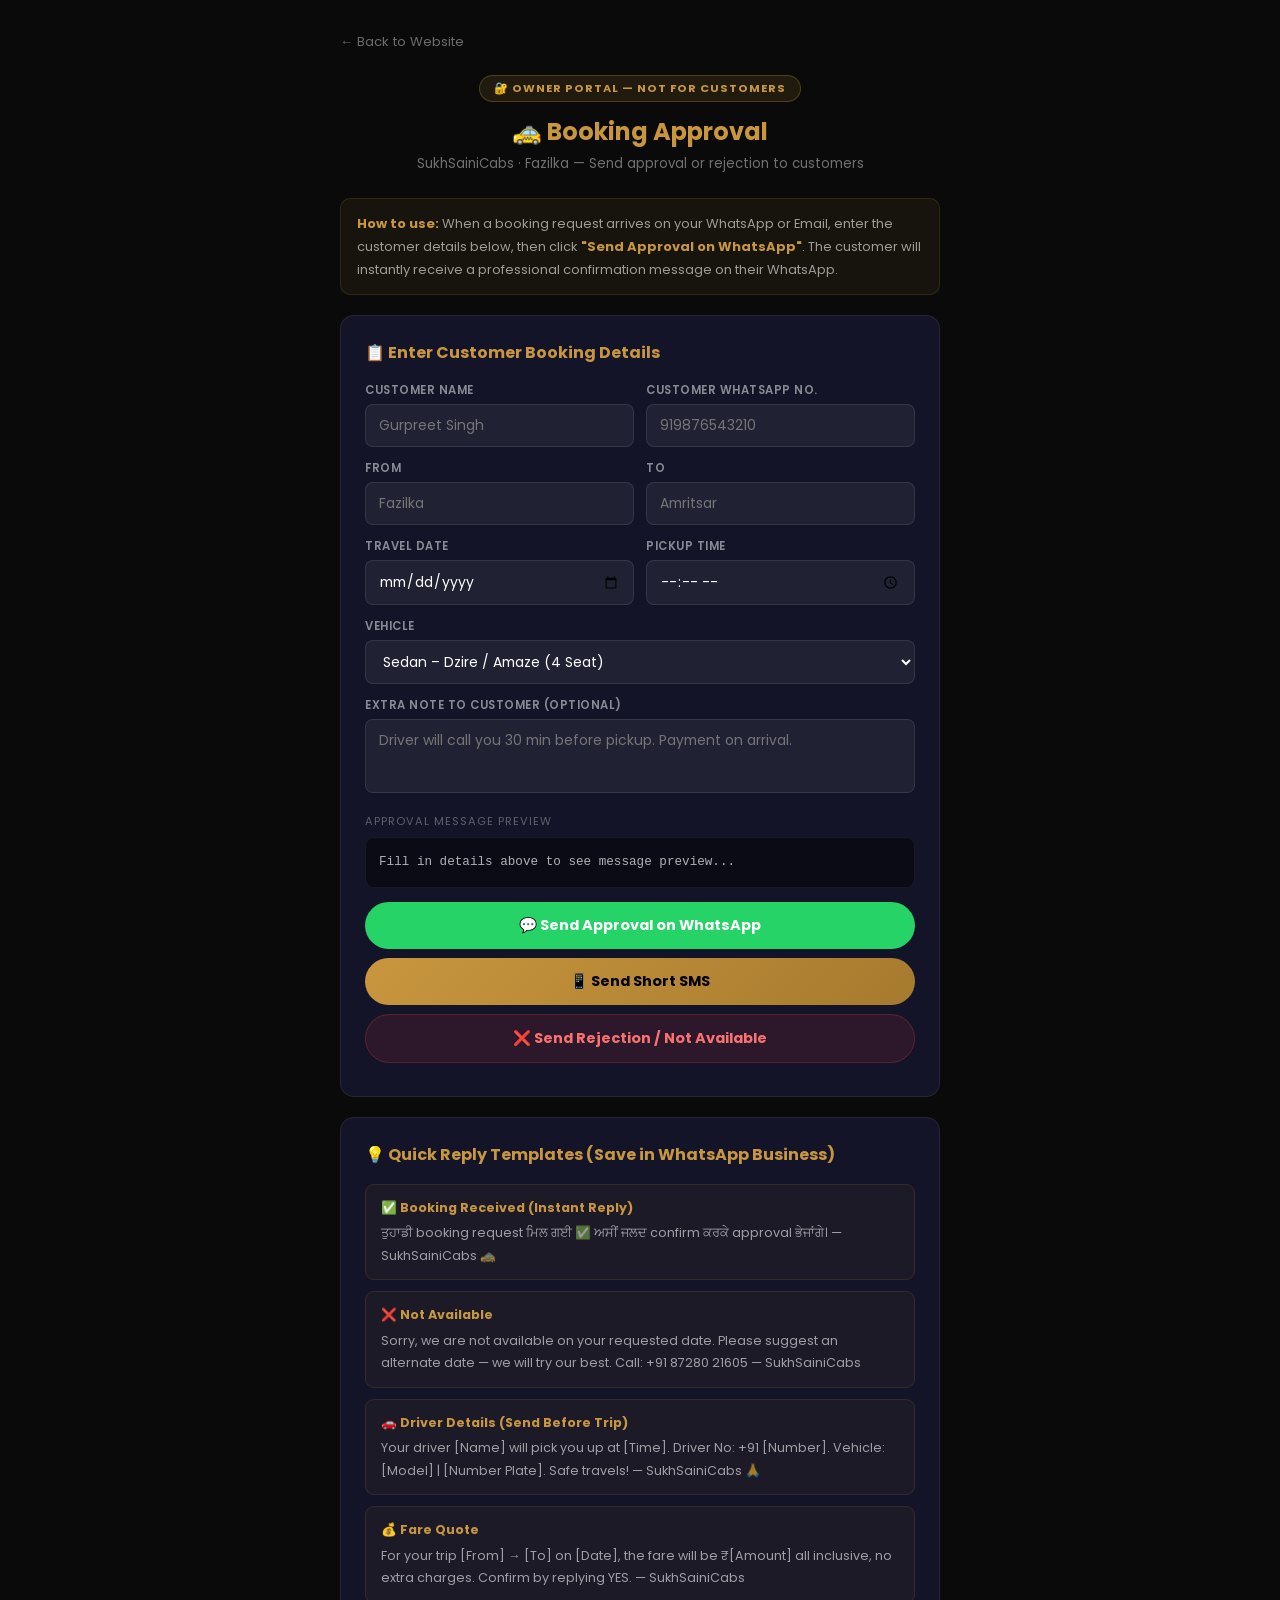
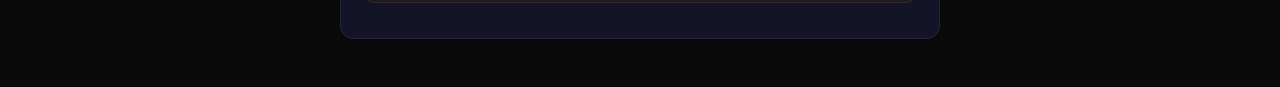
<file: owner-approval.html>
<!DOCTYPE html>
<html lang="en">
<head>
  <meta charset="UTF-8"/>
  <meta name="viewport" content="width=device-width, initial-scale=1.0"/>
  <title>Booking Approval — SukhSainiCabs (Owner Only)</title>
<style>
  @import url('https://fonts.googleapis.com/css2?family=Poppins:wght@400;500;600;700&display=swap');
  *{box-sizing:border-box;margin:0;padding:0}
  body{font-family:'Poppins',sans-serif;background:#0a0a0a;color:#fff;min-height:100vh;padding:28px 16px}
  .wrap{max-width:600px;margin:0 auto}
  .back{display:inline-block;color:rgba(255,255,255,0.4);font-size:0.82rem;margin-bottom:22px;transition:color 0.2s;text-decoration:none}
  .back:hover{color:#C8963E}
  .header{text-align:center;margin-bottom:24px}
  .tag{display:inline-block;background:rgba(200,150,62,0.12);border:1px solid rgba(200,150,62,0.28);color:#C8963E;padding:4px 14px;border-radius:50px;font-size:0.7rem;font-weight:700;text-transform:uppercase;letter-spacing:1px;margin-bottom:12px}
  .header h1{font-size:1.5rem;color:#C8963E;margin-bottom:5px}
  .header p{color:rgba(255,255,255,0.42);font-size:0.83rem}
  .tip{background:rgba(200,150,62,0.07);border:1px solid rgba(200,150,62,0.16);border-radius:10px;padding:13px 16px;color:rgba(255,255,255,0.58);font-size:0.81rem;line-height:1.78;margin-bottom:20px}
  .tip strong{color:#C8963E}
  .card{background:#141428;border:1px solid rgba(255,255,255,0.07);border-radius:14px;padding:24px;margin-bottom:20px}
  .card h2{font-size:1rem;color:#C8963E;margin-bottom:17px;display:flex;align-items:center;gap:8px}
  .row{display:grid;grid-template-columns:1fr 1fr;gap:12px}
  .fg{margin-bottom:13px}
  .fg label{display:block;color:rgba(255,255,255,0.5);font-size:0.72rem;font-weight:600;text-transform:uppercase;letter-spacing:0.5px;margin-bottom:5px}
  .fg input,.fg select,.fg textarea{width:100%;padding:10px 13px;background:rgba(255,255,255,0.06);border:1.5px solid rgba(255,255,255,0.09);border-radius:8px;color:#fff;font-family:inherit;font-size:0.87rem;outline:none;transition:border 0.2s}
  .fg input:focus,.fg select:focus,.fg textarea:focus{border-color:#C8963E}
  .fg select option{background:#141428}
  .fg textarea{height:74px;resize:none}
  .prev-label{color:rgba(255,255,255,0.32);font-size:0.7rem;text-transform:uppercase;letter-spacing:1px;margin-bottom:7px}
  .prev{background:rgba(0,0,0,0.45);border:1px solid rgba(255,255,255,0.06);border-radius:9px;padding:13px;font-size:0.79rem;color:rgba(255,255,255,0.68);white-space:pre-wrap;line-height:1.78;font-family:monospace;max-height:200px;overflow-y:auto;margin-bottom:14px}
  .btn{display:block;width:100%;padding:13px;border:none;border-radius:50px;font-size:0.91rem;font-weight:700;cursor:pointer;transition:all 0.28s;font-family:inherit;margin-bottom:9px}
  .btn-wa{background:#25D366;color:#fff}
  .btn-wa:hover{background:#1daf58;transform:translateY(-2px);box-shadow:0 6px 18px rgba(37,211,102,0.32)}
  .btn-sms{background:linear-gradient(135deg,#C8963E,#A67A2E);color:#000}
  .btn-sms:hover{transform:translateY(-2px);box-shadow:0 6px 18px rgba(200,150,62,0.36)}
  .btn-rej{background:rgba(239,68,68,0.11);color:#f87171;border:1px solid rgba(239,68,68,0.22)}
  .btn-rej:hover{background:rgba(239,68,68,0.2)}
  .tpl{background:rgba(200,150,62,0.055);border:1px solid rgba(200,150,62,0.13);border-radius:9px;padding:12px 15px;color:rgba(255,255,255,0.58);font-size:0.79rem;line-height:1.78;margin-bottom:11px}
  .tpl strong{color:#C8963E;display:block;margin-bottom:3px}
  code{background:rgba(0,0,0,0.4);padding:2px 6px;border-radius:4px;font-size:0.78rem}
  @media(max-width:480px){.row{grid-template-columns:1fr}}
</style>
</head>
<body>
<div class="wrap">

  <a href="index.html" class="back">← Back to Website</a>

  <div class="header">
    <div class="tag">🔐 Owner Portal — Not for Customers</div>
    <h1>🚕 Booking Approval</h1>
    <p>SukhSainiCabs · Fazilka — Send approval or rejection to customers</p>
  </div>

  <div class="tip">
    <strong>How to use:</strong> When a booking request arrives on your WhatsApp or Email, enter the customer details below, then click <strong>"Send Approval on WhatsApp"</strong>. The customer will instantly receive a professional confirmation message on their WhatsApp.
  </div>

  <div class="card">
    <h2>📋 Enter Customer Booking Details</h2>
    <div class="row">
      <div class="fg"><label>Customer Name</label><input id="cn" placeholder="Gurpreet Singh" oninput="upd()"/></div>
      <div class="fg"><label>Customer WhatsApp No.</label><input id="cp" placeholder="919876543210" oninput="upd()"/></div>
    </div>
    <div class="row">
      <div class="fg"><label>From</label><input id="cf" placeholder="Fazilka" oninput="upd()"/></div>
      <div class="fg"><label>To</label><input id="ct" placeholder="Amritsar" oninput="upd()"/></div>
    </div>
    <div class="row">
      <div class="fg"><label>Travel Date</label><input type="date" id="cd" oninput="upd()"/></div>
      <div class="fg"><label>Pickup Time</label><input type="time" id="ctm" oninput="upd()"/></div>
    </div>
    <div class="fg">
      <label>Vehicle</label>
      <select id="cv" onchange="upd()">
        <option>Sedan – Dzire / Amaze (4 Seat)</option>
        <option>SUV – Ertiga (6 Seat)</option>
        <option>SUV – Innova (7 Seat)</option>
        <option>Tempo Traveller (9–14 Seat)</option>
      </select>
    </div>
    <div class="fg"><label>Extra Note to Customer (optional)</label><textarea id="cnote" placeholder="Driver will call you 30 min before pickup. Payment on arrival." oninput="upd()"></textarea></div>

    <div class="prev-label">Approval Message Preview</div>
    <div class="prev" id="prev">Fill in details above to see message preview...</div>

    <button class="btn btn-wa" onclick="sendWA()">💬 Send Approval on WhatsApp</button>
    <button class="btn btn-sms" onclick="sendSMS()">📱 Send Short SMS</button>
    <button class="btn btn-rej" onclick="sendRej()">❌ Send Rejection / Not Available</button>
  </div>

  <div class="card">
    <h2>💡 Quick Reply Templates (Save in WhatsApp Business)</h2>
    <div class="tpl"><strong>✅ Booking Received (Instant Reply)</strong>ਤੁਹਾਡੀ booking request ਮਿਲ ਗਈ ✅ ਅਸੀਂ ਜਲਦ confirm ਕਰਕੇ approval ਭੇਜਾਂਗੇ। — SukhSainiCabs 🚕</div>
    <div class="tpl"><strong>❌ Not Available</strong>Sorry, we are not available on your requested date. Please suggest an alternate date — we will try our best. Call: +91 87280 21605 — SukhSainiCabs</div>
    <div class="tpl"><strong>🚗 Driver Details (Send Before Trip)</strong>Your driver [Name] will pick you up at [Time]. Driver No: +91 [Number]. Vehicle: [Model] | [Number Plate]. Safe travels! — SukhSainiCabs 🙏</div>
    <div class="tpl"><strong>💰 Fare Quote</strong>For your trip [From] → [To] on [Date], the fare will be ₹[Amount] all inclusive, no extra charges. Confirm by replying YES. — SukhSainiCabs</div>
  </div>

</div>
<script>
  const g = id => document.getElementById(id)?.value.trim() || '';
  function fmtDate(s) {
    if (!s) return '';
    const d = new Date(s);
    const D=['Sunday','Monday','Tuesday','Wednesday','Thursday','Friday','Saturday'];
    const M=['Jan','Feb','Mar','Apr','May','Jun','Jul','Aug','Sep','Oct','Nov','Dec'];
    return `${D[d.getDay()]}, ${d.getDate()} ${M[d.getMonth()]} ${d.getFullYear()}`;
  }
  function vals() {
    return {
      name : g('cn')  || '[Customer Name]',
      phone: g('cp')  || '[Phone]',
      from : g('cf')  || '[From]',
      to   : g('ct')  || '[To]',
      date : fmtDate(g('cd')) || '[Date]',
      time : g('ctm') || 'As discussed',
      veh  : document.getElementById('cv')?.value || '',
      note : g('cnote')
    };
  }
  function approvalMsg(v) {
    return `✅ *Booking CONFIRMED — SukhSainiCabs* 🚕\n\nDear ${v.name},\n\nYour cab booking is *APPROVED* ✅\n\n📅 *Date*    : ${v.date}\n🗺️ *Route*  : ${v.from} → ${v.to}\n🚗 *Vehicle* : ${v.veh}\n🕐 *Pickup*  : ${v.time}${v.note ? '\n\n📌 ' + v.note : ''}\n\nYour driver will contact you before pickup time.\nFor queries: 📞 *+91 87280 21605*\n\nThank you for choosing *SukhSainiCabs* 🙏\nSafe travels! 🛣️`;
  }
  function rejectMsg(v) {
    return `❌ *Booking Update — SukhSainiCabs*\n\nDear ${v.name},\n\nSorry, we are currently *not available* on ${v.date} for the route *${v.from} → ${v.to}*.\n\nPlease suggest an alternate date and we will try our best.\n\n📞 *+91 87280 21605*\n📧 Sukhsainicabs@gmail.com\n\nApologies for the inconvenience 🙏\n— *SukhSainiCabs Team*`;
  }
  function upd() { document.getElementById('prev').textContent = approvalMsg(vals()); }
  function ph()  { return vals().phone.replace(/\D/g,''); }
  function sendWA()  { const p=ph(); if(!p||p==='phone'){alert('Please enter customer WhatsApp number.');return;} window.open(`https://wa.me/${p}?text=${encodeURIComponent(approvalMsg(vals()))}`,'_blank'); }
  function sendSMS() { const v=vals(),p=ph(); const m=`Booking CONFIRMED-SukhSainiCabs. Date:${v.date} Route:${v.from} to ${v.to} Vehicle:${v.veh} Pickup:${v.time}. Driver will call. +91 87280 21605`; window.location.href=`sms:${p}?body=${encodeURIComponent(m)}`; }
  function sendRej()  { const p=ph(); if(!p){alert('Please enter customer WhatsApp number.');return;} window.open(`https://wa.me/${p}?text=${encodeURIComponent(rejectMsg(vals()))}`,'_blank'); }
</script>
</body>
</html>
</file>
